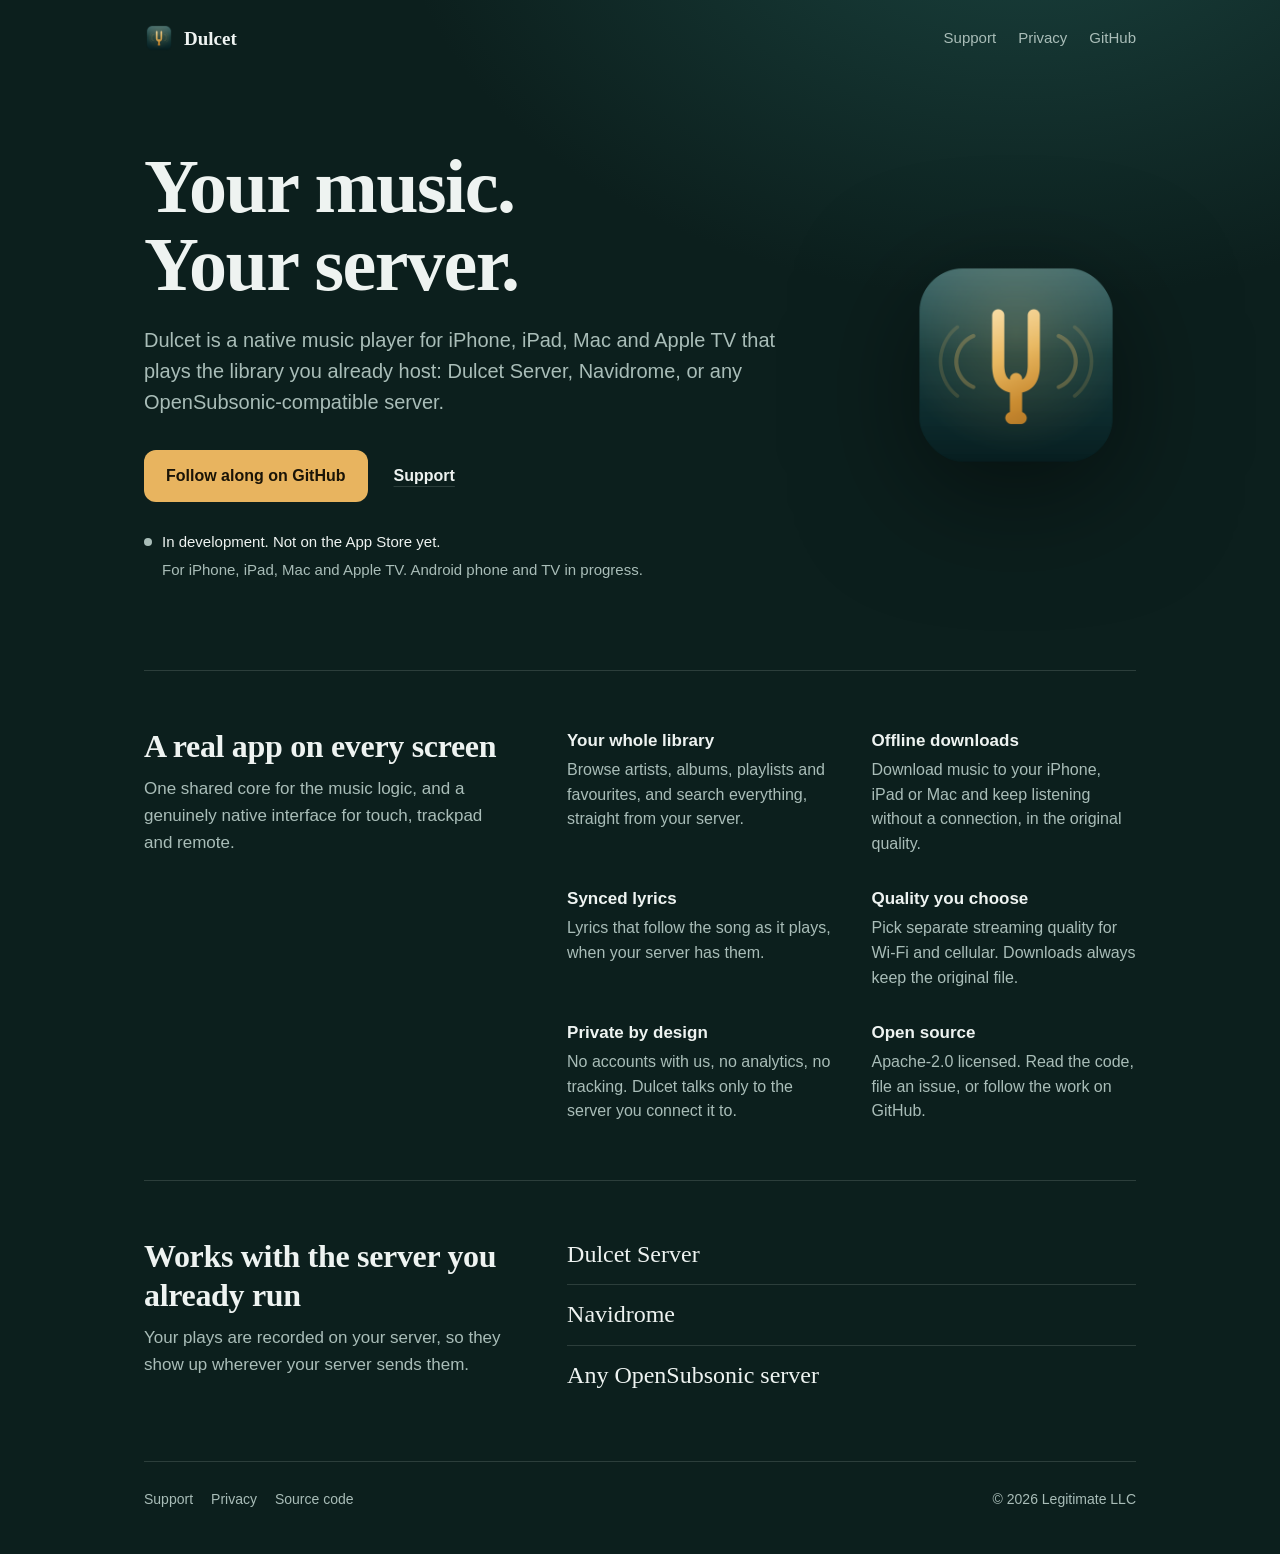
<file: index.html>
<!doctype html>
<html lang="en">
<head>
<meta charset="utf-8">
<meta name="viewport" content="width=device-width, initial-scale=1, viewport-fit=cover">
<title>Dulcet: a native player for your own music server</title>
<meta name="description" content="Dulcet is an open-source music player for iPhone, iPad, Mac and Apple TV that plays from your own server: Dulcet Server, Navidrome or any OpenSubsonic server.">
<link rel="canonical" href="https://getdulcet.com/">
<meta name="theme-color" content="#0c1f1d">
<meta property="og:type" content="website">
<meta property="og:site_name" content="Dulcet">
<meta property="og:title" content="Dulcet: a native player for your own music server">
<meta property="og:description" content="Dulcet is an open-source music player for iPhone, iPad, Mac and Apple TV that plays from your own server: Dulcet Server, Navidrome or any OpenSubsonic server.">
<meta property="og:url" content="https://getdulcet.com/">
<meta property="og:image" content="https://getdulcet.com/assets/icon-512.png">
<meta name="twitter:card" content="summary">
<link rel="icon" type="image/png" href="/favicon.png">
<link rel="apple-touch-icon" href="/apple-touch-icon.png">
<link rel="stylesheet" href="/assets/site.css">
<script defer src='https://static.cloudflareinsights.com/beacon.min.js' data-cf-beacon='{"token": "dc3e9af9cd0046d99472dcc1cd5bb1ca"}'></script>
</head>
<body>
<div class="wrap">
<header class="top">
  <a class="brand" href="/"><img src="/assets/icon-256.png" alt="" width="30" height="30"><span>Dulcet</span></a>
  <nav><a href="/support/">Support</a><a href="/privacy/">Privacy</a><a href="https://github.com/legitimate-apps/dulcet">GitHub</a></nav>
</header>
<main>
<section class="hero">
  <div class="hero-text">
    <h1>Your music.<br>Your server.</h1>
    <p class="lede">Dulcet is a native music player for iPhone, iPad, Mac and Apple TV that plays the library you already host: Dulcet Server, Navidrome, or any OpenSubsonic-compatible server.</p>
    <div class="cta">
      <a class="btn primary" href="https://github.com/legitimate-apps/dulcet">Follow along on GitHub</a>
      <a class="btn quiet" href="/support/">Support</a>
    </div>
    <p class="status"><span class="dot" aria-hidden="true"></span>In development. Not on the App Store yet.</p>
    <p class="platforms">For iPhone, iPad, Mac and Apple TV. Android phone and TV in progress.</p>
  </div>
  <img class="hero-icon" src="/assets/icon-512.png" alt="Dulcet app icon" width="240" height="240">
</section>

<section class="split">
  <div class="split-head">
    <h2>A real app on every screen</h2>
    <p class="sub">One shared core for the music logic, and a genuinely native interface for touch, trackpad and remote.</p>
  </div>
  <dl class="features">
    <div><dt>Your whole library</dt><dd>Browse artists, albums, playlists and favourites, and search everything, straight from your server.</dd></div>
    <div><dt>Offline downloads</dt><dd>Download music to your iPhone, iPad or Mac and keep listening without a connection, in the original quality.</dd></div>
    <div><dt>Synced lyrics</dt><dd>Lyrics that follow the song as it plays, when your server has them.</dd></div>
    <div><dt>Quality you choose</dt><dd>Pick separate streaming quality for Wi-Fi and cellular. Downloads always keep the original file.</dd></div>
    <div><dt>Private by design</dt><dd>No accounts with us, no analytics, no tracking. Dulcet talks only to the server you connect it to.</dd></div>
    <div><dt>Open source</dt><dd>Apache-2.0 licensed. Read the code, file an issue, or follow the work on GitHub.</dd></div>
  </dl>
</section>

<section class="split">
  <div class="split-head">
    <h2>Works with the server you already run</h2>
    <p class="sub">Your plays are recorded on your server, so they show up wherever your server sends them.</p>
  </div>
  <ul class="servers">
    <li>Dulcet Server</li>
    <li>Navidrome</li>
    <li>Any OpenSubsonic server</li>
  </ul>
</section>
</main>
<footer>
  <div class="row">
    <div class="links"><a href="/support/">Support</a><a href="/privacy/">Privacy</a><a href="https://github.com/legitimate-apps/dulcet">Source code</a></div>
    <div>&copy; 2026 Legitimate LLC</div>
  </div>
</footer>
</div>
</body>
</html>
</file>
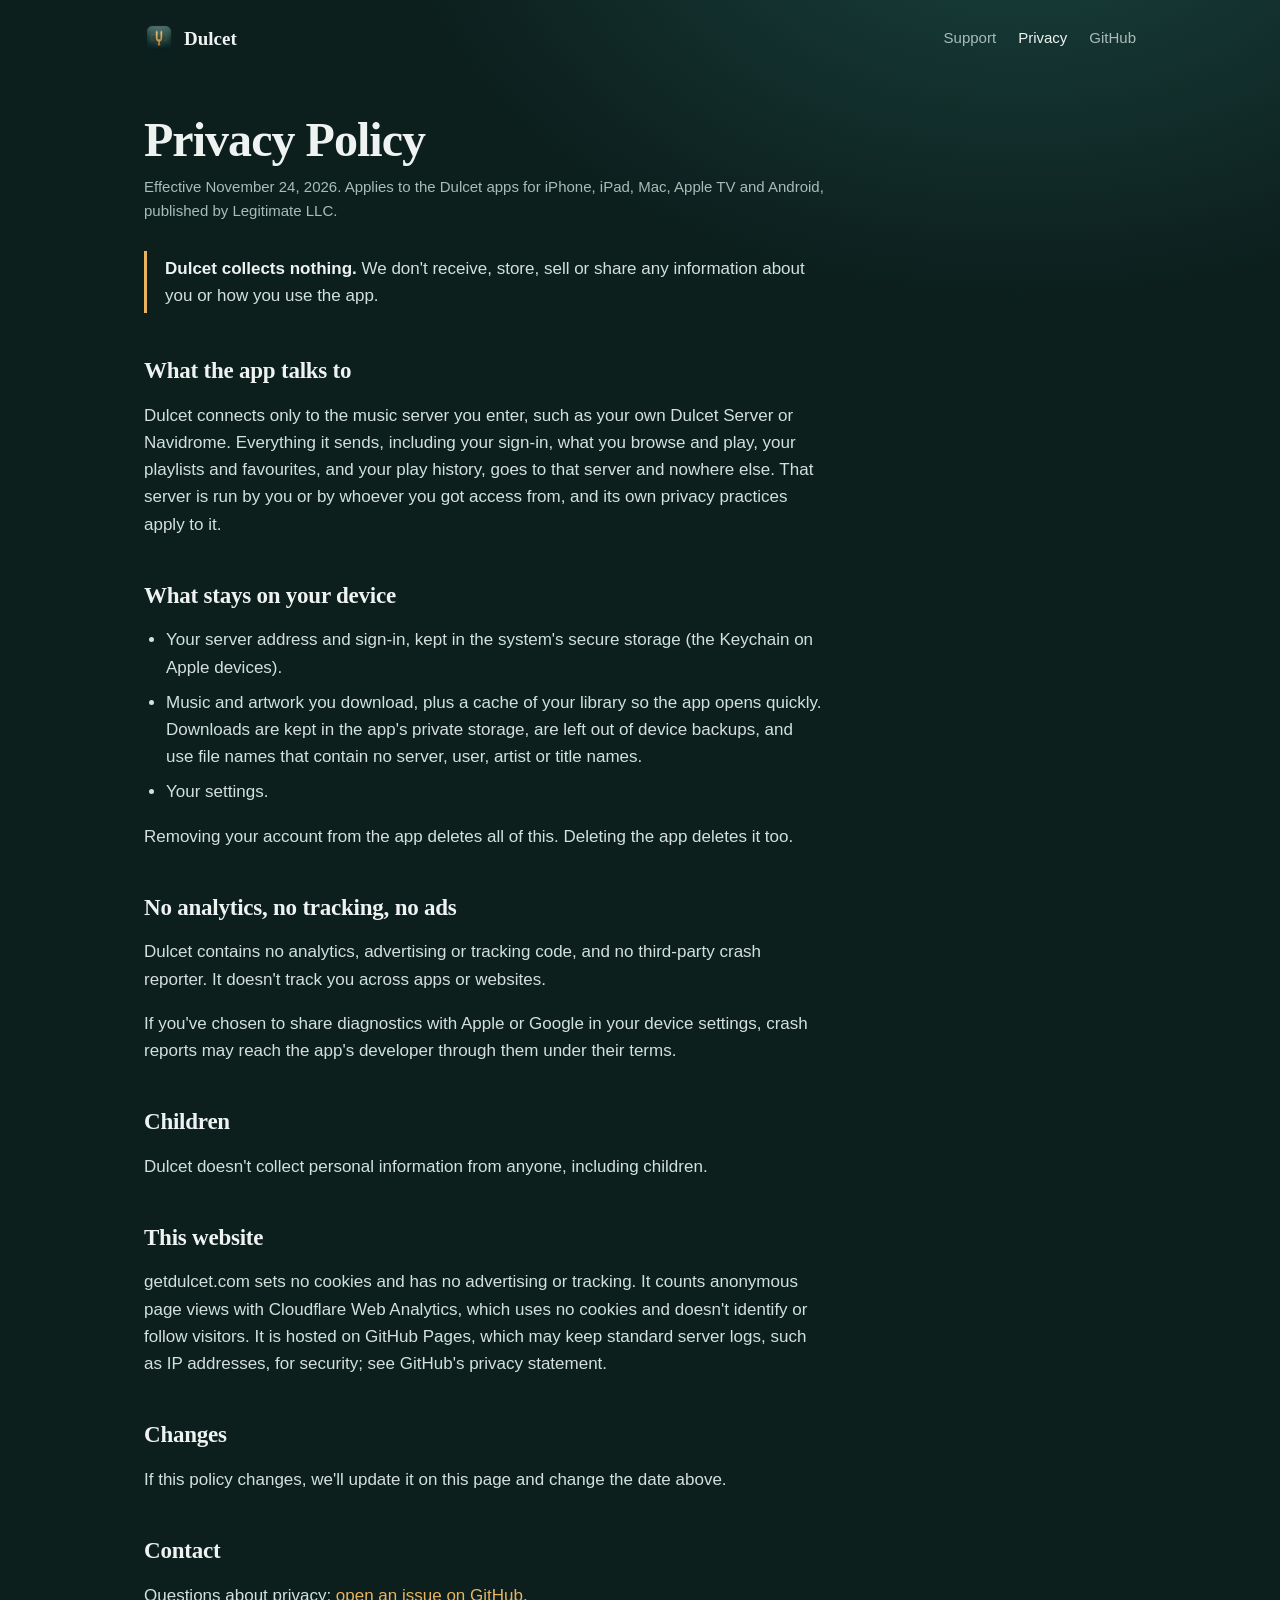
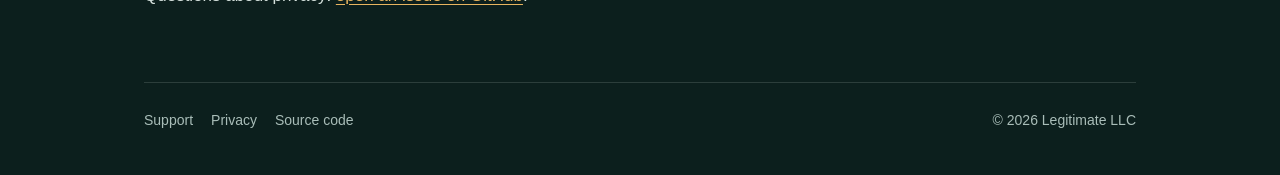
<file: privacy/index.html>
<!doctype html>
<html lang="en">
<head>
<meta charset="utf-8">
<meta name="viewport" content="width=device-width, initial-scale=1, viewport-fit=cover">
<title>Privacy Policy · Dulcet</title>
<meta name="description" content="Dulcet collects no data. It talks only to the music server you connect it to.">
<link rel="canonical" href="https://getdulcet.com/privacy/">
<meta name="theme-color" content="#0c1f1d">
<meta property="og:type" content="website">
<meta property="og:site_name" content="Dulcet">
<meta property="og:title" content="Privacy Policy · Dulcet">
<meta property="og:description" content="Dulcet collects no data. It talks only to the music server you connect it to.">
<meta property="og:url" content="https://getdulcet.com/privacy/">
<meta property="og:image" content="https://getdulcet.com/assets/icon-512.png">
<meta name="twitter:card" content="summary">
<link rel="icon" type="image/png" href="/favicon.png">
<link rel="apple-touch-icon" href="/apple-touch-icon.png">
<link rel="stylesheet" href="/assets/site.css">
<script defer src='https://static.cloudflareinsights.com/beacon.min.js' data-cf-beacon='{"token": "dc3e9af9cd0046d99472dcc1cd5bb1ca"}'></script>
</head>
<body>
<div class="wrap">
<header class="top">
  <a class="brand" href="/"><img src="/assets/icon-256.png" alt="" width="30" height="30"><span>Dulcet</span></a>
  <nav><a href="/support/">Support</a><a href="/privacy/" aria-current="page">Privacy</a><a href="https://github.com/legitimate-apps/dulcet">GitHub</a></nav>
</header>
<main class="prose">
  <h1>Privacy Policy</h1>
  <p class="meta">Effective November 24, 2026. Applies to the Dulcet apps for iPhone, iPad, Mac, Apple TV and Android, published by Legitimate LLC.</p>

  <div class="box"><p><strong>Dulcet collects nothing.</strong> We don't receive, store, sell or share any information about you or how you use the app.</p></div>

  <h2>What the app talks to</h2>
  <p>Dulcet connects only to the music server you enter, such as your own Dulcet Server or Navidrome. Everything it sends, including your sign-in, what you browse and play, your playlists and favourites, and your play history, goes to that server and nowhere else. That server is run by you or by whoever you got access from, and its own privacy practices apply to it.</p>

  <h2>What stays on your device</h2>
  <ul>
    <li>Your server address and sign-in, kept in the system's secure storage (the Keychain on Apple devices).</li>
    <li>Music and artwork you download, plus a cache of your library so the app opens quickly. Downloads are kept in the app's private storage, are left out of device backups, and use file names that contain no server, user, artist or title names.</li>
    <li>Your settings.</li>
  </ul>
  <p>Removing your account from the app deletes all of this. Deleting the app deletes it too.</p>

  <h2>No analytics, no tracking, no ads</h2>
  <p>Dulcet contains no analytics, advertising or tracking code, and no third-party crash reporter. It doesn't track you across apps or websites.</p>
  <p>If you've chosen to share diagnostics with Apple or Google in your device settings, crash reports may reach the app's developer through them under their terms.</p>

  <h2>Children</h2>
  <p>Dulcet doesn't collect personal information from anyone, including children.</p>

  <h2>This website</h2>
  <p>getdulcet.com sets no cookies and has no advertising or tracking. It counts anonymous page views with Cloudflare Web Analytics, which uses no cookies and doesn't identify or follow visitors. It is hosted on GitHub Pages, which may keep standard server logs, such as IP addresses, for security; see GitHub's privacy statement.</p>

  <h2>Changes</h2>
  <p>If this policy changes, we'll update it on this page and change the date above.</p>

  <h2>Contact</h2>
  <p>Questions about privacy: <a href="https://github.com/legitimate-apps/dulcet/issues">open an issue on GitHub</a>.</p>
</main>
<footer>
  <div class="row">
    <div class="links"><a href="/support/">Support</a><a href="/privacy/">Privacy</a><a href="https://github.com/legitimate-apps/dulcet">Source code</a></div>
    <div>&copy; 2026 Legitimate LLC</div>
  </div>
</footer>
</div>
</body>
</html>
</file>
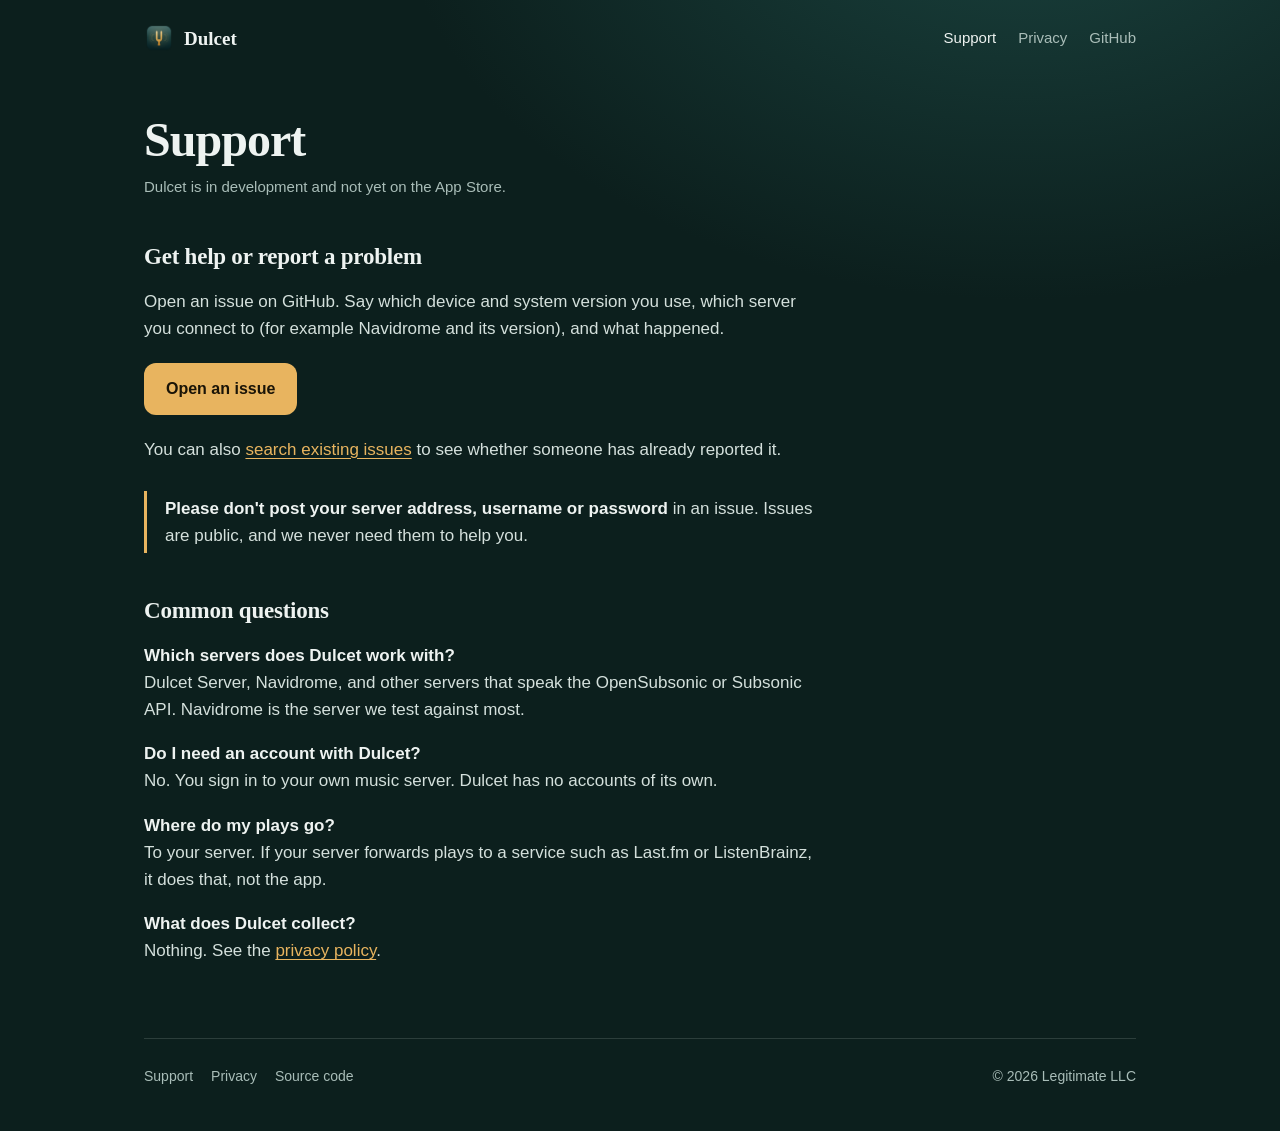
<file: support/index.html>
<!doctype html>
<html lang="en">
<head>
<meta charset="utf-8">
<meta name="viewport" content="width=device-width, initial-scale=1, viewport-fit=cover">
<title>Support · Dulcet</title>
<meta name="description" content="Get help with Dulcet, report a problem or ask a question.">
<link rel="canonical" href="https://getdulcet.com/support/">
<meta name="theme-color" content="#0c1f1d">
<meta property="og:type" content="website">
<meta property="og:site_name" content="Dulcet">
<meta property="og:title" content="Support · Dulcet">
<meta property="og:description" content="Get help with Dulcet, report a problem or ask a question.">
<meta property="og:url" content="https://getdulcet.com/support/">
<meta property="og:image" content="https://getdulcet.com/assets/icon-512.png">
<meta name="twitter:card" content="summary">
<link rel="icon" type="image/png" href="/favicon.png">
<link rel="apple-touch-icon" href="/apple-touch-icon.png">
<link rel="stylesheet" href="/assets/site.css">
<script defer src='https://static.cloudflareinsights.com/beacon.min.js' data-cf-beacon='{"token": "dc3e9af9cd0046d99472dcc1cd5bb1ca"}'></script>
</head>
<body>
<div class="wrap">
<header class="top">
  <a class="brand" href="/"><img src="/assets/icon-256.png" alt="" width="30" height="30"><span>Dulcet</span></a>
  <nav><a href="/support/" aria-current="page">Support</a><a href="/privacy/">Privacy</a><a href="https://github.com/legitimate-apps/dulcet">GitHub</a></nav>
</header>
<main class="prose">
  <h1>Support</h1>
  <p class="meta">Dulcet is in development and not yet on the App Store.</p>

  <h2>Get help or report a problem</h2>
  <p>Open an issue on GitHub. Say which device and system version you use, which server you connect to (for example Navidrome and its version), and what happened.</p>
  <p><a class="btn primary" href="https://github.com/legitimate-apps/dulcet/issues/new">Open an issue</a></p>
  <p>You can also <a href="https://github.com/legitimate-apps/dulcet/issues">search existing issues</a> to see whether someone has already reported it.</p>
  <div class="box"><p><strong>Please don't post your server address, username or password</strong> in an issue. Issues are public, and we never need them to help you.</p></div>

  <h2>Common questions</h2>
  <p><strong>Which servers does Dulcet work with?</strong><br>Dulcet Server, Navidrome, and other servers that speak the OpenSubsonic or Subsonic API. Navidrome is the server we test against most.</p>
  <p><strong>Do I need an account with Dulcet?</strong><br>No. You sign in to your own music server. Dulcet has no accounts of its own.</p>
  <p><strong>Where do my plays go?</strong><br>To your server. If your server forwards plays to a service such as Last.fm or ListenBrainz, it does that, not the app.</p>
  <p><strong>What does Dulcet collect?</strong><br>Nothing. See the <a href="/privacy/">privacy policy</a>.</p>
</main>
<footer>
  <div class="row">
    <div class="links"><a href="/support/">Support</a><a href="/privacy/">Privacy</a><a href="https://github.com/legitimate-apps/dulcet">Source code</a></div>
    <div>&copy; 2026 Legitimate LLC</div>
  </div>
</footer>
</div>
</body>
</html>
</file>
<file: assets/site.css>
/* getdulcet.com
   Color has one job each: gold = the thing you can do (primary button, links, focus);
   the rest is ink on deep teal. The serif carries the brand voice in headings only. */
:root{
  --bg:#0c1f1d; --ink:#eef3f1; --muted:#a9bdb8; --line:rgba(238,243,241,.14);
  --gold:#e8b45f; --gold-hi:#f3c97d; --gold-ink:#1a1407;
  --serif:ui-serif,"New York","Iowan Old Style",Georgia,serif;
  --sans:-apple-system,BlinkMacSystemFont,"SF Pro Text","Segoe UI",Roboto,"Helvetica Neue",Arial,sans-serif;
  --max:1040px;
}
*{box-sizing:border-box}
html{-webkit-text-size-adjust:100%}
body{margin:0;font:17px/1.6 var(--sans);color:var(--ink);
  background:radial-gradient(900px 600px at 80% -120px,#1a423e 0%,rgba(12,31,29,0) 70%) no-repeat,var(--bg);min-height:100vh}
a{color:var(--gold);text-decoration-thickness:1px;text-underline-offset:3px}
a:hover{color:var(--gold-hi)}
:focus-visible{outline:2px solid var(--gold);outline-offset:3px;border-radius:4px}
.wrap{max-width:var(--max);margin:0 auto;padding:0 24px}

/* Header */
header.top{display:flex;align-items:center;justify-content:space-between;gap:16px;padding:20px 0}
.brand{display:flex;align-items:center;gap:10px;color:var(--ink);text-decoration:none;font:600 19px/1 var(--serif)}
.brand img{width:30px;height:30px;border-radius:7px}
nav{display:flex;gap:22px}
nav a{color:var(--muted);text-decoration:none;font-size:15px;padding:6px 0}
nav a:hover,nav a[aria-current=page]{color:var(--ink)}

/* Headings */
h1,h2{font-family:var(--serif);font-weight:600;color:var(--ink)}
h1{font-size:clamp(44px,7.4vw,76px);line-height:1.02;letter-spacing:-.02em;margin:0 0 22px}
h2{font-size:clamp(26px,3.2vw,32px);line-height:1.2;letter-spacing:-.01em;margin:0 0 10px}

/* Hero: one answer, one action */
.hero{display:grid;grid-template-columns:minmax(0,1fr) auto;gap:56px;align-items:center;padding:72px 0 88px}
.lede{font-size:clamp(18px,2.2vw,20px);line-height:1.55;color:var(--muted);max-width:33em;margin:0}
.cta{display:flex;align-items:center;gap:8px 24px;flex-wrap:wrap;margin-top:32px}
.btn{display:inline-block;border-radius:12px;font-weight:600;font-size:16px;text-decoration:none}
.btn.primary{background:var(--gold);color:var(--gold-ink);padding:13px 22px}
.btn.primary:hover{background:var(--gold-hi);color:var(--gold-ink)}
.btn.quiet{color:var(--ink);padding:13px 2px;text-decoration:underline;text-decoration-color:var(--line);text-underline-offset:5px}
.btn.quiet:hover{color:var(--ink);text-decoration-color:var(--ink)}
.status{display:flex;align-items:center;gap:10px;margin:28px 0 0;font-size:15px;color:var(--ink)}
.status .dot{width:8px;height:8px;border-radius:50%;background:var(--muted);flex:none}
.platforms{margin:4px 0 0 18px;font-size:15px;color:var(--muted)}
.hero-icon{width:240px;height:240px;border-radius:54px;filter:drop-shadow(0 28px 60px rgba(0,0,0,.5))}

/* Content sections: heading on the left, substance on the right */
.split{display:grid;grid-template-columns:minmax(0,1fr) minmax(0,1.55fr);gap:24px 56px;padding:56px 0;border-top:1px solid var(--line)}
.sub{color:var(--muted);margin:0;max-width:26em}
.features{display:grid;grid-template-columns:1fr 1fr;gap:28px 40px;margin:0}
.features dt{font-weight:600;font-size:17px;margin:0 0 4px}
.features dd{margin:0;color:var(--muted);font-size:16px;line-height:1.55}
.servers{list-style:none;margin:0;padding:0}
.servers li{font:500 clamp(20px,2.4vw,24px)/1.3 var(--serif);padding:14px 0;border-bottom:1px solid var(--line)}
.servers li:first-child{padding-top:2px}
.servers li:last-child{border-bottom:0}

/* Support, privacy, 404 */
.prose{max-width:680px;padding:40px 0 56px}
.prose h1{font-size:clamp(36px,5vw,48px);margin:0 0 10px}
.prose h2{font-size:23px;margin:44px 0 10px}
.prose p,.prose li{color:#d4e0dc}
.prose ul{padding-left:22px}
.prose li+li{margin-top:8px}
.prose strong{color:var(--ink)}
.prose .meta{color:var(--muted);font-size:15px;margin:0 0 8px}
.prose .box{border-left:3px solid var(--gold);padding:4px 0 4px 18px;margin:28px 0}
.prose .box p{margin:0}
.prose .btn.primary{margin:4px 0}
.prose.center{text-align:center;margin:0 auto}

/* Footer */
footer{border-top:1px solid var(--line);padding:26px 0 44px;color:var(--muted);font-size:14px}
footer .row{display:flex;justify-content:space-between;gap:12px 16px;flex-wrap:wrap}
footer .links{display:flex;gap:18px;flex-wrap:wrap}
footer a{color:var(--muted);text-decoration:none}
footer a:hover{color:var(--ink)}

@media (max-width:800px){
  .hero{grid-template-columns:1fr;padding:40px 0 56px}
  .hero-icon{display:none}
  .split{grid-template-columns:1fr;padding:44px 0}
}
@media (max-width:560px){
  .wrap{padding:0 20px}
  nav{gap:16px}
  h1{margin-bottom:18px}
  .cta{margin-top:26px}
  .features{grid-template-columns:1fr;gap:22px}
}
@media (prefers-reduced-motion:no-preference){.btn,nav a,footer a{transition:background .15s,color .15s,text-decoration-color .15s}}
</file>
